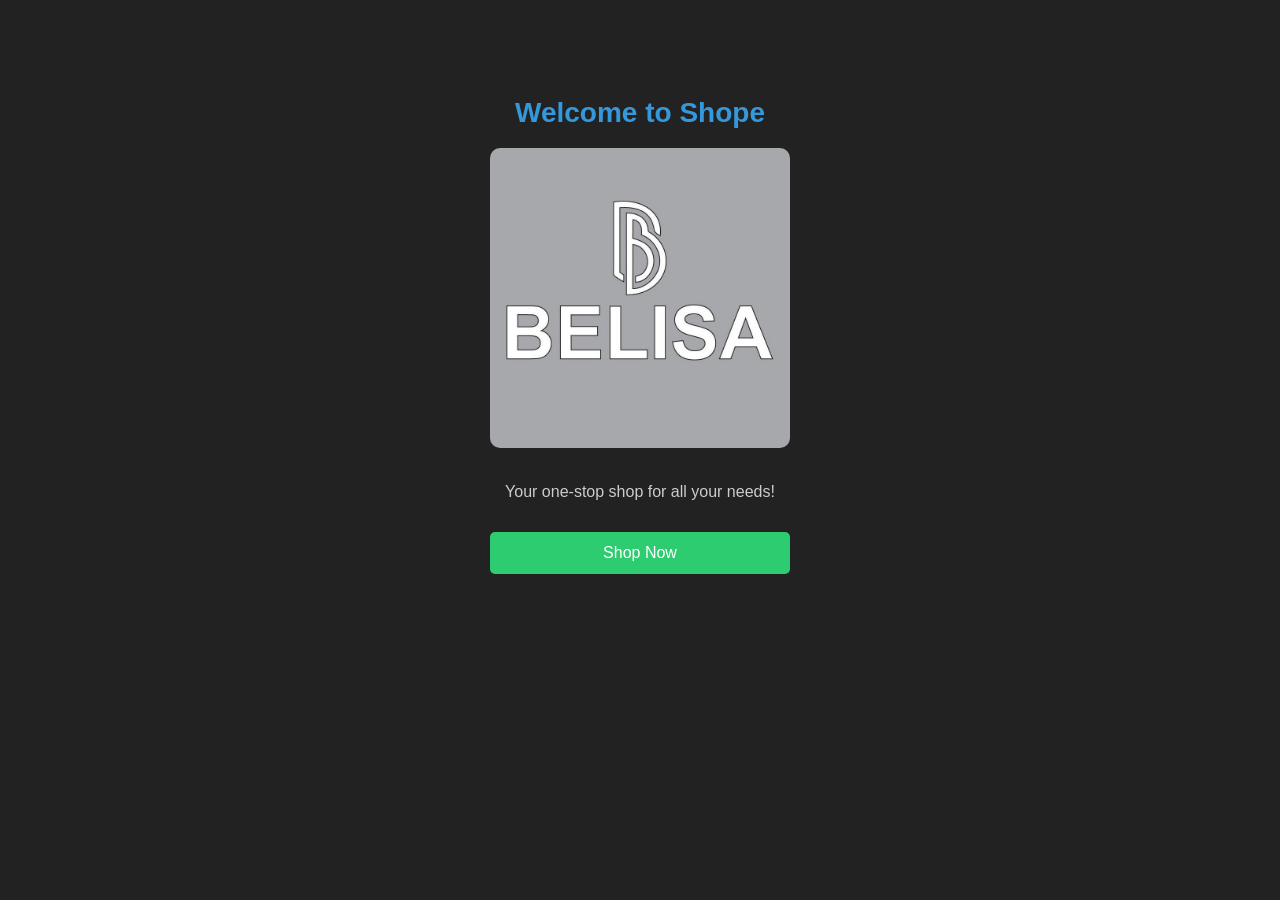
<file: index.html>
<!DOCTYPE html>
<html lang="en">
<head>
    <meta charset="UTF-8">
    <meta name="viewport" content="width=device-width, initial-scale=1.0">
    <title>Shope</title>
    <style>
        /* Базовые простые стили */
        body {
            font-family: Arial, sans-serif;
            background-color: #222222; /* Просто темный фон */
            color: white; /* Белый цвет текста */
            text-align: center; /* Центрируем весь текст */
            padding-top: 50px;
        }

        .container, #form {
            max-width: 300px;
            margin: 0 auto; /* Центрируем блок на экране */
            padding: 20px;
        }

        h1 {
            color: #3498db; /* Делаем заголовок синим */
            font-size: 28px;
        }

        img {
            width: 100%; /* Картинка подстроится под размер экрана */
            border-radius: 10px; /* Скругляем углы у картинки */
            margin-bottom: 15px;
        }

        p {
            font-size: 16px;
            color: #cccccc; /* Серый цвет для описания */
        }

        button {
            background-color: #2ecc71; /* Зеленая кнопка */
            color: white;
            border: none;
            padding: 12px 24px;
            font-size: 16px;
            border-radius: 5px; /* Скругляем углы у кнопки */
            width: 100%; /* Кнопка будет на всю ширину блока */
            cursor: pointer;
            margin-top: 15px;
        }

        /* Красивые инпуты */
        input {
            width: 90%;
            padding: 10px;
            margin: 8px 0;
            border: 1px solid #444444;
            background-color: #333333;
            color: white;
            border-radius: 5px;
            font-size: 16px;
        }
    </style>
</head>
<body>
    <div id="main" class="container">
        <h1>Welcome to Shope</h1>
        <img src="bel.jpg" alt="Shop Image">
        <p>Your one-stop shop for all your needs!</p>
        <button id="buy">Shop Now</button>
    </div>

    <!-- textФорма теперь не кликабельная целиком -->
    <form id="form" method="POST" style="display:none;" onsubmit="return false;">
        <h2>Оформление заказа</h2>
        <input type="text" placeholder="Name" id="user_name">
        <input type="text" placeholder="Email" id="user_email">
        <input type="text" placeholder="Telephone" id="user_phone">
        <!-- Добавили отдельный ID для кнопки заказа -->
        <button id="order_send_btn" type="button">Оформить заказ</button>
    </form>

    <!-- ИСПРАВЛЕНО: Поставили правильную ссылку на библиотеку WebApp Telegram -->
    <script src="https://telegram.org"></script>
    <script>
        let tg = window.Telegram.WebApp;
        let buy = document.getElementById("buy");
        let mainBlock = document.getElementById("main");
        let orderForm = document.getElementById("form");
        let orderSendBtn = document.getElementById("order_send_btn");

        // Переход на экран формы
        buy.addEventListener("click", () => {
            mainBlock.style.display = "none";
            orderForm.style.display = "block";
            
            // Безопасно вытаскиваем имя из телеграма
            if (tg.initDataUnsafe && tg.initDataUnsafe.user) {
                let name = tg.initDataUnsafe.user.first_name || "";
                let lname = tg.initDataUnsafe.user.last_name || "";
                document.getElementById("user_name").value = name + " " + lname;
            }
        });

        // Теперь нажимаем строго на кнопку «Оформить заказ»
        orderSendBtn.addEventListener("click", () => {
            tg.close(); // Закрываем Web App
        });
    </script>
</body>
</html>
</file>
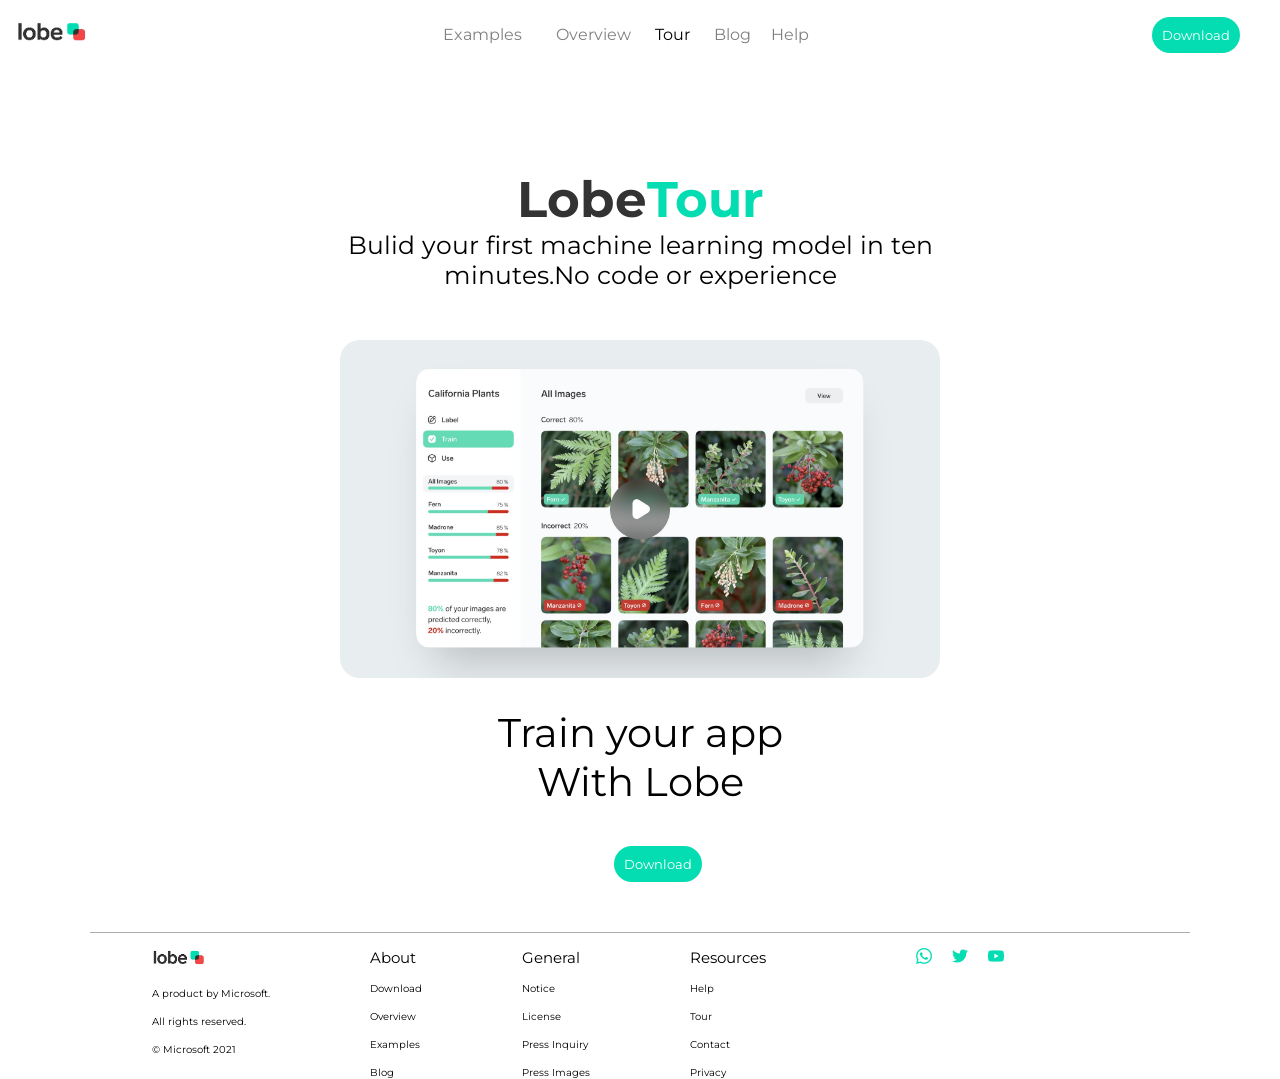
<file: Project/index.html>
<!DOCTYPE html>
<html lang="en">
<head>
    <meta charset="UTF-8">
    <meta name="viewport" content="width=device-width, initial-scale=1.0">
    <title>Document</title>
    <link rel="preconnect" href="https://fonts.googleapis.com">
<link rel="preconnect" href="https://fonts.gstatic.com" crossorigin>
<link href="https://fonts.googleapis.com/css2?family=Montserrat:ital,wght@0,100..900;1,100..900&display=swap" rel="stylesheet">

    <link rel="stylesheet" href="index.css">
</head>
<body>
    <div class="long">
    <div class="logo"><img src="download.png" class="logo2">
    
    </div>
    <div class="text"><a class="a2">Examples</a>   <a class="a1">Overview</a> <a class="a3">Tour</a> <a class="a4">Blog</a><a class="a5">Help</a></div>
     <div class="button"><button class="button2">Download</button></div>   
    
    </div>
    <div class="vern"><h1 class="h1">Lobe <span class="h12">Tour</span></h1><p class="p">Bulid your first machine learning model in ten  minutes.No code or experience</p></div>
    <img src="video.jpg" class="vd" >
    <div class="vern2"></div>
    <div class="text2"><p class="p2">Train your app With Lobe</p></div>
    <div class="button3"><button class="button4">Download</button></div>
    <div class="git"></div>
    <div class="ultradiv">
        
        <div class="udiv"><img src="download.png" class="uimg"><p class=" up">A product by Microsoft.</p><p class=" up1">All rights reserved.</p><p class=" up2">© Microsoft 2021</p></div>
        <div class="udiv1"><p class="aaa up3">About</p><p class="aaa up4">Download</p><p class="aaa up5">Overview</p><p class="aaa up6">Examples</p><p class="aaa up7">Blog</p></div>
        <div class="udiv2"><p class="aaa up8">General</p><p class="aaa up9">Notice</p><p class="aaa up10">License</p><p class="aaa up11">Press Inquiry</p><p class="aaa up12">Press Images</p></div>
        <div class="udiv3"><p class="aaa up13">Resources</p><p class="aaa up14">Help</p><p class="aaa up15">Tour</p><p class="aaa up16">Contact</p><p class="aaa up17">Privacy</p></div>
        <div class="icon"><img src="whatsapp.png" class="aaaa icon1"><img src="twitter.png" class="aaaa icon2"><img src="youtube.png" class="aaaa icon3"></div>


</div>
</body>
</html>
</file>
<file: Project/index.css>
*{
    margin: 0;
    padding: 0;
    font-family: "Montserrat", sans-serif;
}
.long{
    display: flex;
    justify-content: space-between;
    align-items: center;
}
.logo2{
    width: 100px;
    height: 65px;
}
.button2{
    background-color: #04ddb2;
    border-radius: 99999999px;
    color: #fff;
    padding: 10px;
    border: none;
    margin-right: 40px;
    transition: 2s;
    cursor: pointer;
}
.button2:hover{
    background-color: black;
}
.a2{
   margin-right: 30px;
   color: gray;
   font-family: "Montserrat", sans-serif;
   transition: 2s;
   cursor: pointer;
}
.a2:hover{
    transform: scale(1.5);
    text-shadow: 7px 4px 1px rgba(0,0,0,0.6);
}
a{
    display: inline-block;
}
.a1{
    margin-right: 20px;
    color: gray;
    font-family: "Montserrat", sans-serif;
    transition: 2s;
    cursor: pointer;
}
.a1:hover{
    text-shadow: 7px 4px 1px rgba(0,0,0,0.6);
    transform: scale(1.5);
}
.a3{
    transition: 2s;
color: black;
font-family: "Montserrat", sans-serif;
cursor: pointer;
}
.a3:hover{
    transform: scale(1.5);
    text-shadow: 7px 4px 1px rgba(0,0,0,0.6);
}
.a4{
    color: gray;
    margin-left: 20px;
    font-family: "Montserrat", sans-serif;
    transition: 2s;
    cursor: pointer;
}
.a4:hover{
    transform: scale(1.5);
    text-shadow: 7px 4px 1px rgba(0,0,0,0.6);
}
.a5{
    color: gray;
    margin-left: 20px;
    font-family: "Montserrat", sans-serif;
    transition: 2s;
    cursor: pointer;
}
.a5:hover{
    transform: scale(1.5);
    text-shadow: 7px 4px 1px rgba(0,0,0,0.6);
}
.h1{
    color: #333;
    display: flex;
    justify-content: center;
    font-size: 50px;
    font-family: "Montserrat", sans-serif;
    margin-top: 100px;
    transition: 2s;
    
}
.h1:hover{
    text-shadow: 8px 3px 1px rgba(0,0,0,0.6);
}
.h12{
    color: #04ddb2;
    font-size: 50px;
    font-family: "Montserrat", sans-serif;
}
.p{
    font-size: 25px;
    width: 660px;
    margin: 0 auto;
    text-align: center;
    font-family: "Montserrat", sans-serif;
    
} 
.vd{
    display: block;
    width: 600px;
    
    border-radius: 20px;
    margin: 0 auto;
    margin-top: 50px;

}
.text2{
    width: 300px;
    margin: 0 auto;
    
}
.p2{
    font-size: 40px;
    text-align: center;
    font-family: "Montserrat", sans-serif;
    margin-top: 30px;
}
.button4{
    background-color: #04ddb2;
    border-radius: 99999999px;
    color: #fff;
    padding: 10px;
    border: none;
    margin-top: 40px;
    cursor: pointer;
    transition: 2s;
   margin-left: 48%;
  transition: 2s;
}
.button4:hover{
    background-color: black;
}
.git{
    width: 1100px;
    height: 1px;
    background-color: rgb(173, 173, 173);
    margin: 0 auto;
    margin-top: 50px;
}
.ultradiv{
    width: 1000px;
    margin: 0 auto;
    display: flex;
}
.uimg{
    width: 75px;
    
}
.up{
   
    font-size: 10px;
    margin-left: 12px;
}
.up1{
 font-size: 10px;
 margin-left: 12px;
 margin-top: 15px;
}
.up2{
    font-size: 10px;
    margin-left: 12px;
    margin-top: 15px;
}
.up3{
    margin-left: 100px;
    margin-top: 15px;
    font-size: 15px;
}
.up4{
    margin-left: 100px;
    margin-top: 15px;
    font-size: 10px;
}
.up5{
    margin-left: 100px;
    margin-top: 15px;
    font-size: 10px;
}
.up6{
    margin-left: 100px;
    margin-top: 15px;
    font-size: 10px;
}
.up7{
    margin-left: 100px;
    margin-top: 15px;
    font-size: 10px
}
.up8{
    margin-left: 100px;
    margin-top: 15px;
    font-size: 15px;
}
.up9{
    margin-top: 15px;
    margin-left: 100px;
    font-size: 10px;
}
.up10{
    margin-top: 15px;
    margin-left: 100px;
    font-size: 10px;
}
.up11{
    margin-top: 15px;
    margin-left: 100px;
    font-size: 10px;
}
.up12{
    margin-top: 15px;
    margin-left: 100px;
    font-size: 10px;
}
.up13{
    margin-top: 15px;
    margin-left: 100px;
    font-size: 15px;
}
.up14{
    margin-top: 15px;
    margin-left: 100px;
    font-size: 10px;
}
.up15{
    margin-top: 15px;
    margin-left: 100px;
    font-size: 10px;
}
.up16{
    margin-top: 15px;
    margin-left: 100px;
    font-size: 10px;
}
.up17{
    margin-top: 15px;
    margin-left: 100px;
    font-size: 10px;
}


.icon1{
    margin-top: 15px;
    margin-left: 150px;
    width: 16px;
}
.icon2{
    margin-left: 20px;
    width: 16px;
}
.icon3{
    margin-left: 20px;
    width: 16px;
}
.aaa{
    cursor: pointer;
    transition: 0.3s;
}
.aaaa{
    transition: 2s;
}
.aaaa:hover{
    transform: scale(1.5);
    cursor: pointer;
    
}
@media screen and (max-width: 620px) {
    .text{
        display: none;
    }
    
}
</file>
